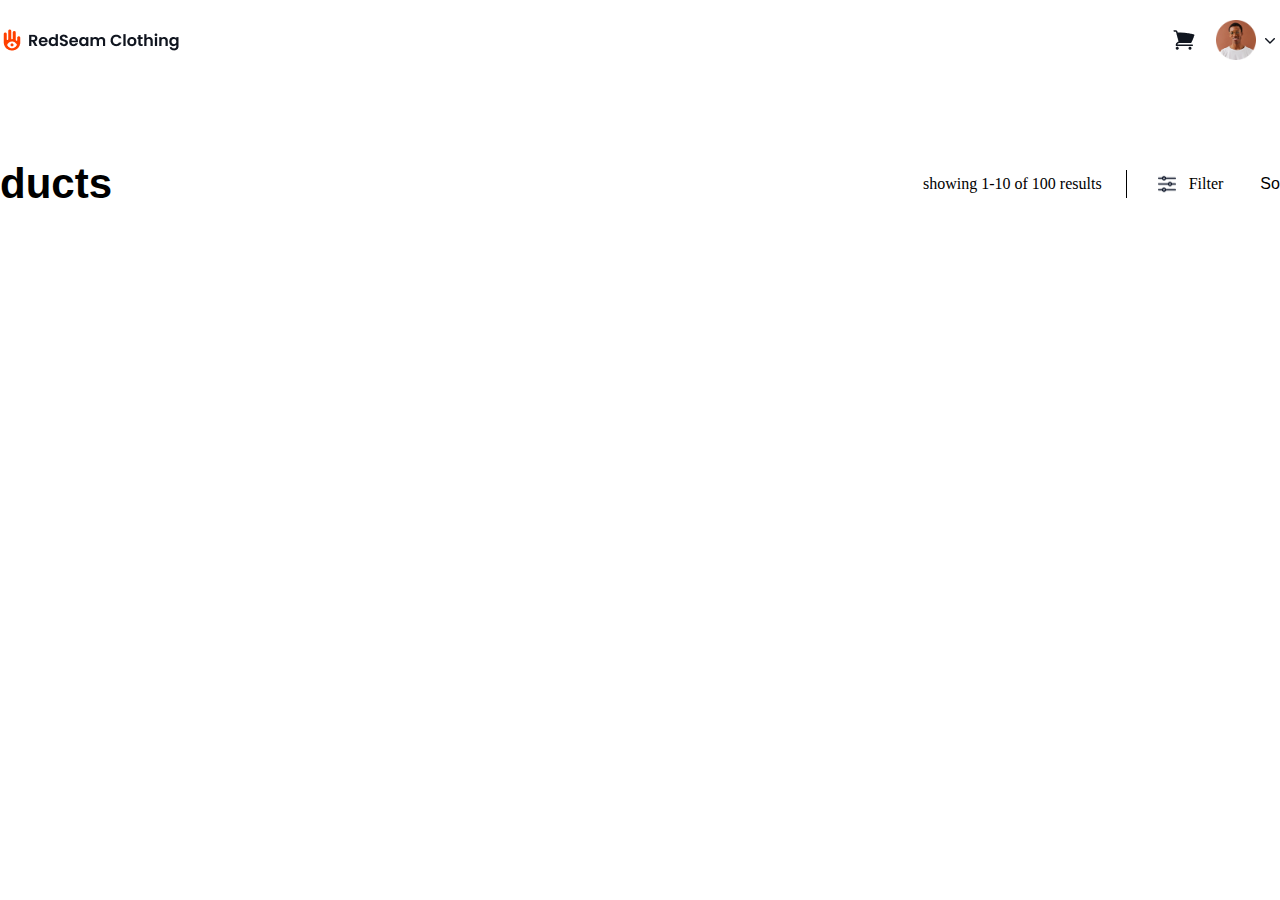
<file: Listing-Page.html>
<!DOCTYPE html>
<html lang="en">
<head>
    <meta charset="UTF-8">
    <meta name="viewport" content="width=device-width, initial-scale=1.0">
    <link rel="stylesheet" href="Listing-Page-Styles.css">
    <title>Document</title>
</head>
<body>
    <header>
        <div class="outer-header-container">
            <img src="images/Logo.png" alt="logo" class="logo-img">
            <div class="user-icon-and-shopping-cart">
                <img src="images/shopping-cart.png" alt="cart" class="cart">
                <div class="customer-icon-and-cart">
                    <img src="images/customer-image.png" alt="customer" class="customer-icon">
                    <img src="images/chevron-down.png" alt="dropdown" class="dropdown">
                </div>
            </div>
        </div>
    </header>
    <main>
        <section class="filtration-container">
            <div class="product-logo">Products</div>
            <div class="filtration-items">
                <div class="show-results-outer">
                    <div class="show-results">showing 1-10 of 100 results</div>
                </div>
                <div class="filter-sortby-container-outer">
                    <div class="filter-sortby-container">
                        <div class="filter-container">
                            <img src="images/adjustments-horizontal.png" alt="adjustments" class="adjustments">
                            <div class="filter-container-text">Filter</div>
                        </div>
                        <div class="sortby-container">
                            <div class="sortby-container-text">Sort by</div>
                            <img src="images/chevron-down.png" alt="chevron" class="chevron">
                        </div>
                    </div>
                </div>

                <div class="price-selection-container">
                    <div class="price-selection-outer">
                        <div class="select-price-container">Select Price</div>
                    </div>
                    <div class="price-range-container">
                        <form class="min-max-price-form">

                            <div class="min-max-price-container">
                                <div class="min-price-div">
                                    <input type="number" id="min-price-input" name="price_from" placeholder="From*">
                                </div>
                                <div class="max-price-div">
                                    <input type="number" id="max-price-input" name="price_to" placeholder="To*">
                                </div>
                            </div>
                            <div class="price-selection-btn-container">
                                <button type="submit" class="price-selection-btn">Apply</button>
                            </div>
                        </form>
                    </div>
                </div>

                <div class="another-filtering-options-container">
                    <div class="filter-name-text-outer">
                        <div class="filter-name-text">Sort By</div>
                    </div>
                    <form class="another-filtering-form">
                        <input type="hidden" name="sort" id="sortValue">
                        <div class="filter-options">
                            <div class="new-product-first-outer other">
                                <div class="new-product-first other2" data-value="byproduct">New products first</div>
                            </div>
                            <div class="price-low-to-high-outer other">
                                <div class="price-low-to-high other2" data-value="low-to-high">Price, low to high</div>
                            </div>
                            <div class="price-high-to-low-outer other">
                                <div class="price-high-to-low other2" data-value="high-to-low">Price, high to low</div>
                            </div>
                        </div>
                    </form>
                </div>
            </div>
        </section>
        
        <div class="filter-categories">
            <!-- <div class="min-max-price-category-container">
                <div class="price-tag">Price:100-200</div>
                <img src="images/x-mark.png" alt="x" class="delete-price-tag-btn">
            </div> -->
        </div>
        
    </main>
    <script src="Listing-Page-Filtration.js"></script>
</body>
</html>
</file>
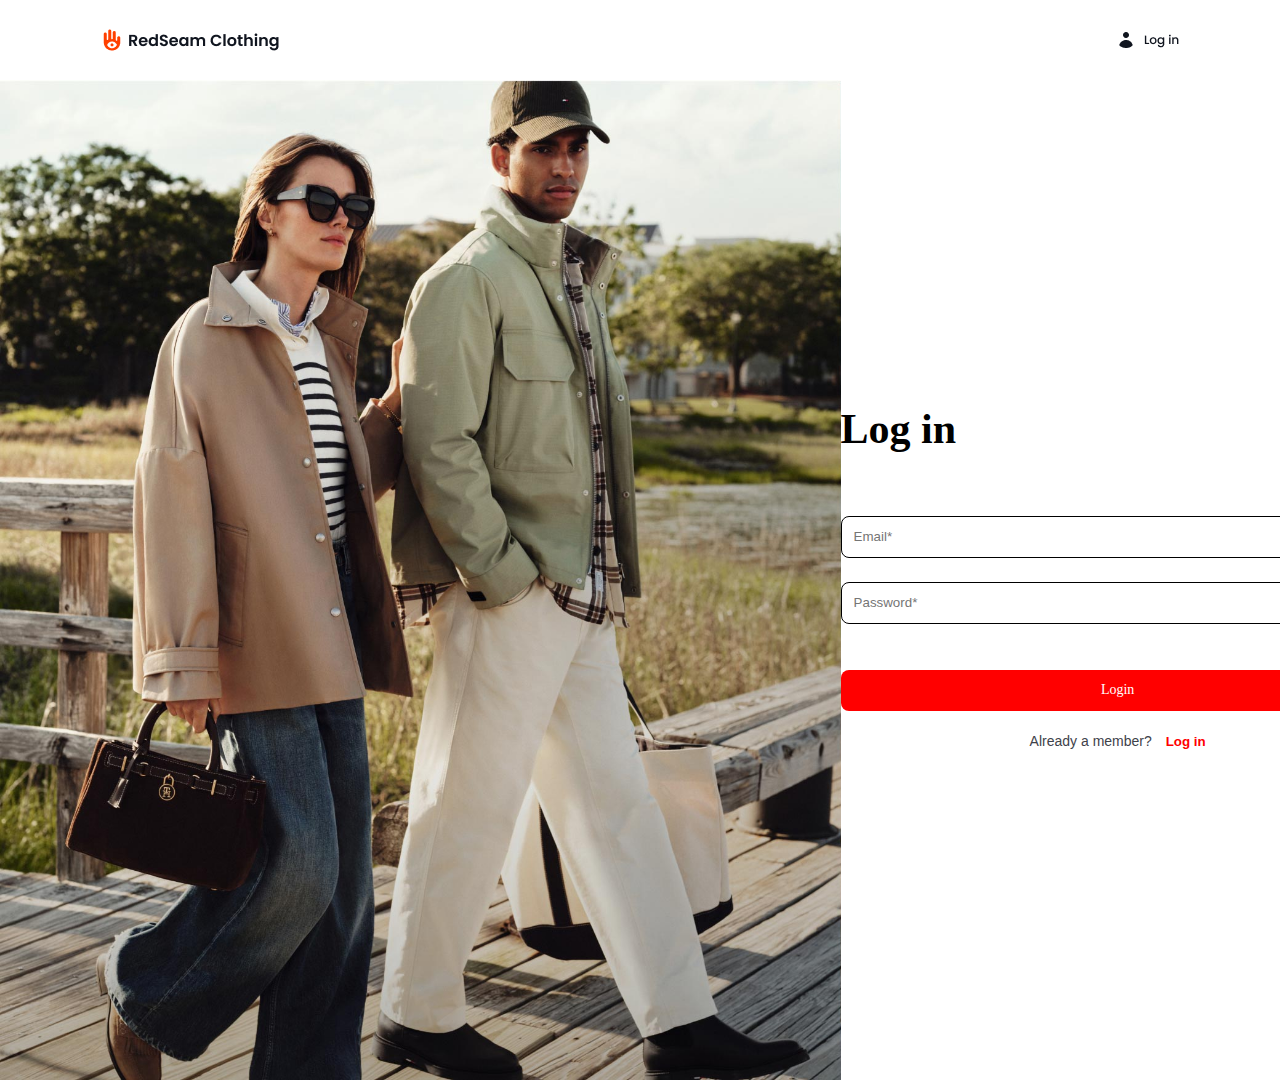
<file: login.html>
<!DOCTYPE html>
<html lang="en">
<head>
    <meta charset="UTF-8">
    <meta name="viewport" content="width=device-width, initial-scale=1.0">
    <title>Document</title>
    <link rel="stylesheet" href="login-style.css">
</head>
<body>
    <header class="header">
        <img src="registration-images/Logo.png" alt="Logo" id="logo">
        <img src="registration-images/login.png" alt="Login" id="login">
    </header>
    <main>
        <img src="registration-images/registration-page-image.png" alt="page" id="registration-page-image">
        <section id="registration-section">
            <div id="registration-container">

                <div id="registration-text">Log in</div>

                <form action="" id="registration-form">
                   <div class="email-password-container">
                        <div class="email-container">
                            <input type="text" name="email" id="emaildata" placeholder="Email*">
                        </div>
                        <div class="password-container">
                            <input type="text" name="password" id="passworddata" placeholder="Password*">
                            <img src="registration-images/eye.png" alt="eye" class="eye">
                        </div>
                   </div>
                   <div class="login-register-btns">
                        <button type="submit" class="login-btn">Login</button>
                        <div class="check-login-container">
                            <div class="check-login">
                                <div class="random-text">Already a member?</div>
                                <button class="login-button">Log in</button>
                            </div>
                        </div>
                   </div>
                </form>

            </div>
        </section>
    </main>
</body>
</html>
</file>
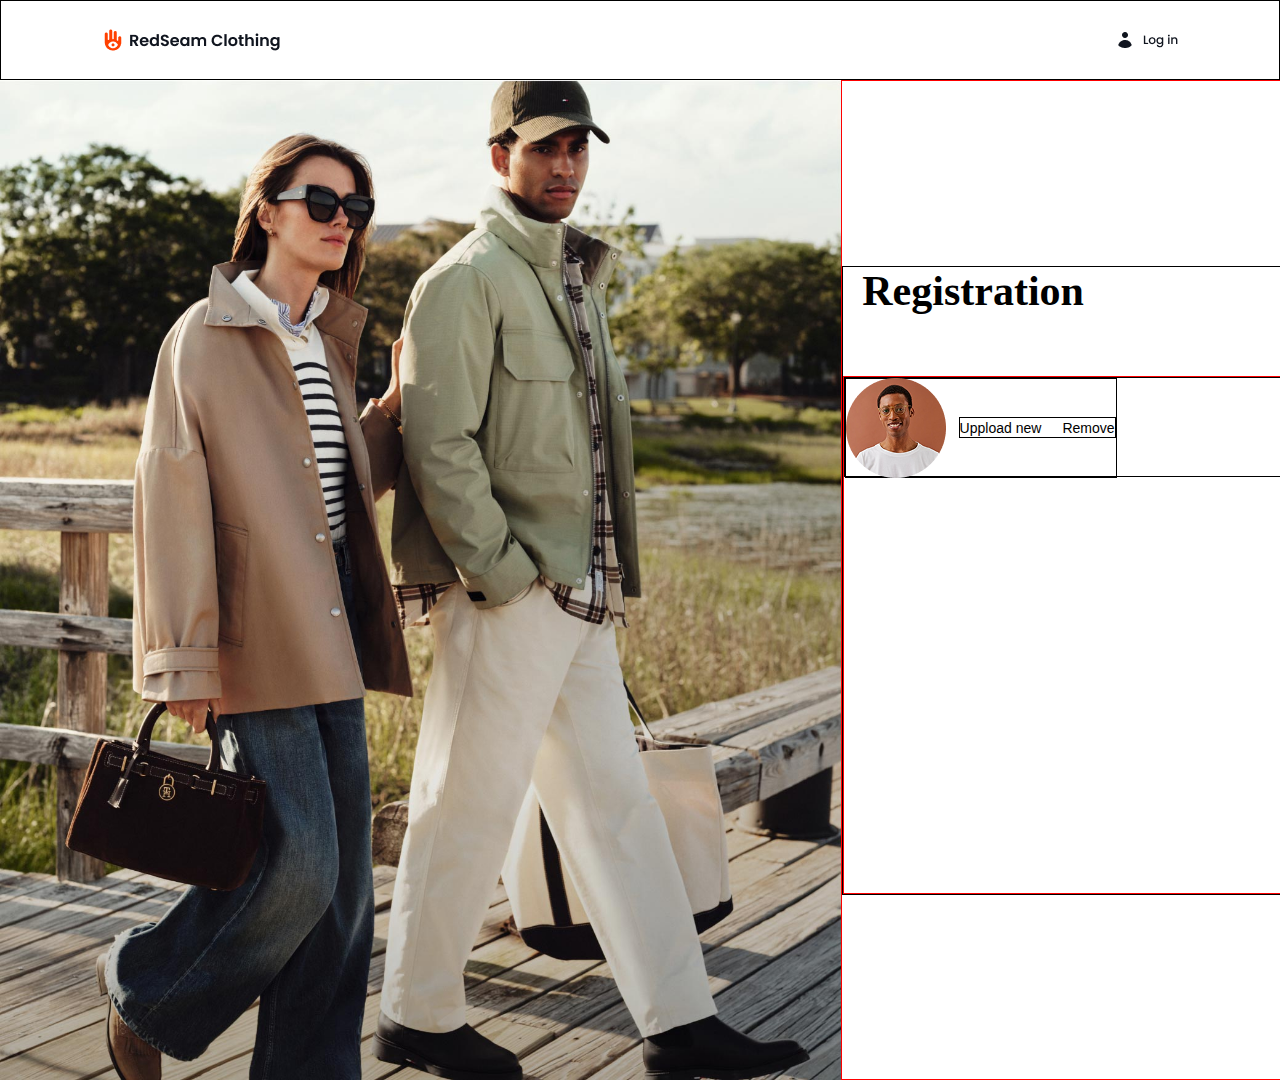
<file: registration.html>
<!DOCTYPE html>
<html lang="en">
<head>
    <meta charset="UTF-8">
    <meta name="viewport" content="width=device-width, initial-scale=1.0">
    <title>Document</title>
    <link rel="stylesheet" href="registration-style.css">
</head>
<body>
    <header class="header">
        <img src="registration-images/Logo.png" alt="Logo" id="logo">
        <img src="registration-images/login.png" alt="Login" id="login">
    </header>
    <main>
        <img src="registration-images/registration-page-image.png" alt="page" id="registration-page-image">
        <section id="registration-section">
            <div id="registration-container">
                <div id="registration-text">Registration</div>

                <form action="" id="registration-form">
                    <div class="form-image-container">
                        <div class="registration-image-upload-container">
                            <img src="registration-images/customer-image.png" alt="image" id="customer-image-circle">
                            <div class="input-forms-inside">
                                <label for="customer-image-upload" class="uppload">Uppload new</label>
                                <input type="file" name="customer-image" id="customer-image-upload">

                                <label for="customer-image-remove" class="remove">Remove</label>
                            </div>
                        </div>
                    </div>

                    <div class="form-data-container">
                        
                    </div>
                    
                </form>

            </div>
        </section>
    </main>
</body>
</html>
</file>
<file: Listing-Page-Styles.css>
*{
    margin:0;
    padding:0;
    box-sizing:border-box;
    font-family:"Open Sans", sans-serif;
    background-color: white;
}

header{
    width:100%;
    height:80px;
    display:flex;
    justify-content:center;
    align-items:center;
}

.outer-header-container{
    width:1420px;
    height:80px;
    display:flex;
    justify-content:space-between;
    align-items:center;
}

.logo-img{
    width:180px;
    height:24px;
    cursor:pointer;
}

.user-icon-and-shopping-cart{
    width:108px;
    height:40px;
    display:flex;
    align-items:center;
    justify-content:space-between;
}

.cart{
    width:24px;
    height:24px;
}

.customer-icon-and-cart{
    width:64px;
    height:40px;
    display:flex;
    align-items:center;
    justify-content:space-between;
}

.customer-icon{
    width:40px;
    height:40px;
}

.dropdown{
    width:20px;
    height:20px;
    cursor:pointer;
}

/*main*/
main{
    display:flex;
    flex-direction:column;
    justify-content:center;
    align-items:center;
}

.filtration-container{
    width:1420px;
    height:63px;
    margin-top:72px;
    display:flex;
    justify-content:space-between;
    align-items:center;
    position:relative;
}

.product-logo{
    width:190px;
    height:63px;
    font-size:42px;
    display:flex;
    justify-content:center;
    align-items:center;
    font-weight:600;
}

.filtration-items{
    width:1838px;
    display:flex;
    justify-content:flex-end;

}

.show-results-outer{
    display: flex;
    align-items: center;
    border-right: 1px solid;
    padding: 0 24px;
    margin-right:20px;
}

.show-results{
    font-size: 16px;
    font-weight: 400;
    font-family: 'Poppins';
}

.filter-sortby-container-outer{
    display: flex;
    justify-content: flex-end; 
}

.filter-sortby-container{
    display: flex;
    gap: 12px;
}

.filter-container{
    display: flex;
    align-items: center;
    gap: 6px;
    padding: 0 8px;
    cursor: pointer;
    white-space: nowrap;
    flex-shrink: 0;
}

.adjustments{
    width:24px;
    height:24px;
}

.filter-container-text{
    padding:4px;
    display:flex;
    align-items:center;
    justify-content:center;
    font-size:16px;
    font-weight:400;
    font-family:'Poppins';
}

.sortby-container{
    display: flex;
    align-items: center;
    gap: 6px;
    padding: 0 8px;
    cursor: pointer;
    white-space: nowrap;
    flex-shrink: 0;
}

.chevron{
    width:20px;
    height:20px;
}

.sortby-container-text{
    padding:5px;
    min-width:56px;
    min-height:24px;
    display:flex;
    align-items:center;
    justify-content:center;
    font-size:16px;
    font-weight:400;
}

.price-selection-container{
    width:392px;
    height:169px;
    border:1px solid;
    position:absolute;
    top:53px;
    right:96px;
    border-radius:8px;
    display:flex;
    flex-direction:column;
    justify-content:center;
    align-items:center;
    gap:20px;
    visibility:hidden;
}

.price-selection-outer{
    width:360px;
    height:24px;
    display:flex;
    justify-content:flex-start;
}
.select-price-container{
    width:95px;
    height:24px;
    font-size:16px;
    font-weight:600;
}

.price-range-container{
    width:360px;
    height:93px;
    display:flex;
    flex-direction:column;
}

.min-max-price-form{
    width:360px;
    height:93px;
    display:flex;
    flex-direction:column;
    justify-content:space-between;
}

.min-max-price-container{
    width:360px;
    height:42px;
    display:flex;
    justify-content:space-between;
}

.min-price-div, .max-price-div{
    width:175px;
    height:42px;
    border:1px solid;
    border-radius:8px;
    display:flex;
    align-items:center;
}

#min-price-input,#max-price-input{
    border:none;
    outline:none;
    font-size:14px;
    font-weight:400;
    margin-left:4px;
    width:100px;
    margin-left:8px;
}

.price-selection-btn-container{
    width:360px;
    height:42px;
    display:flex;
    justify-content:flex-end;
    
}

.price-selection-btn{
    width:124px;
    height:41px;
    display:flex;
    justify-content:center;
    align-items:center;
    border-radius:10px;
    color:white;
    background-color:red;
    border:none;
    cursor:pointer;
}

.another-filtering-options-container{
    width:223px;
    height:184px;
    border:1px solid;
    position:absolute;
    top:53px;
    right:0px;
    border-radius:8px;
    display:flex;
    flex-direction:column;
    align-items:center;
    justify-content:space-around;
    visibility:hidden;
}

.filter-name-text-outer{
    width:100%;
    height:24px;
    display:flex;
    align-items:center;
    justify-content:center;
}

.filter-name-text{
    width:191px;
    height:24px;
    display:flex;
    align-items:center;
    font-weight:600;
    font-family:"Poppins";
}

.filter-options{
    width:100%;
    height:120px;
    display:flex;
    flex-direction:column;
}

.other{
    width:100%;
    height:40px;
    display:flex;
    align-items:center;
    justify-content:center;
}

.other2{
    width:191px;
    height:24px;
    font-size:16px;
    display:flex;
    align-items:center;
    font-size:"Poppins";
    cursor:pointer;
}

.filter-categories{
    width:1420px;
}

.min-max-price-category-container{
    width:141px;
    height:37px;
    border:1px solid;
    border-radius:50px;
    display:flex;
    align-items:center;
    justify-content:center;
}

.price-tag{
    width:97px;
    height:21px;
    font-size:14px;
    font-weight:400;
    font-family:"Poppins";
    display:flex;
    align-items:center;
    justify-content:center;
}
.delete-price-tag-btn{
    width:14px;
    height:14px;
    margin-left:6px;
    cursor:pointer;
}

.price-selection-container {
  visibility: hidden;
}
.price-selection-container.active {
  visibility: visible;
}


/*products-display*/
.products-display{
    width:1420px;
    height:1714px;
    margin-top:32px;
    display:grid;
    grid-template-columns:1fr 1fr 1fr 1fr;
    grid-template-rows:539px 539px 539px 539px;
    grid-gap:48px 24px;
}

.product-container{
    height:539px;
    border:1px solid;
    display:flex;
    flex-direction:column;
    justify-content:space-between;
    cursor:pointer;
}

.fetched-product-img{
    width:100%;
    height:474px;
    border-radius:10px;
}

.product-details-container{
    width:100%;
    height:53px;
    display:flex;
    flex-direction:column;
    justify-content:space-between;
}

.product-title-container{
    width: 100%;
    height:27px;
    font-size:14px;
    font-weight:500;
    font-family:"Poppins";
    display:flex;
    align-items:center;
}

.product-price-container{
    width:100%;
    height:27px;
    font-size:14px;
    font-weight:500;
    font-family:"Poppins";
    display:flex;
    align-items:center;
}

/*pagination*/
.pagination-section{
    width:1420px;
    height:32px;
    margin-top:90px;
    margin-bottom:216px;
    display:flex;
    align-items:center;
    justify-content:center;
}

.pagination-container{
    width:248px;
    height:32px;
    display:flex;
    align-items:center;
    justify-content:space-between;
}

.pagination-pages{
    height:32px;
    display:flex;
    align-items:center;
    justify-content:space-between;
}

.page{
    /* width:32px;
    height:32px; */
    margin:0 10px;
    padding:6px 12px;
    border-radius:4px;
    border:1px solid;
    cursor:pointer;
    display:flex;
    align-items:center;
    justify-content:center;
    font-size:16px;
    font-family:"Poppins";
    color:#212B36;
}

.chevron-left{
    width:20px;
    height:20px;
    cursor:pointer;
}

.chevron-right{
    width:20px;
    height:20px;
    cursor:pointer;
}

.pagination-clicked{
    border:1px solid #FF4000;
    color:#FF4000;
}


/*cart*/
.cart-overlay {
    position: fixed;
    top: 0;
    left: 0;
    width: 100%;
    height: 100%;
    background: rgba(0,0,0,0.5);
    display: none;
    z-index: 998;
}

.cart-sidebar {
    position: fixed;
    top: 0;
    right: -400px;
    width: 400px;
    height: 100%;
    background: #fff;
    box-shadow: -2px 0 8px rgba(0,0,0,0.2);
    transition: right 0.3s ease;
    z-index: 999;
    display: flex;
    flex-direction: column;
    padding: 20px;
}

.cart-sidebar.open { 
    right: 0; 
}

.cart-header {
    display: flex;
    justify-content: space-between;
    align-items: center;
    margin-bottom: 20px;
}

.close-cart {
    font-size: 24px;
    border: none;
    background: none;
    cursor: pointer;
}

.cart-items{ 
    flex:1; 
    overflow-y:auto; 
    display:flex; 
    flex-direction:column; 
    gap:20px;
}

.cart-item{ 
    display:flex; 
    gap:10px; 
    align-items:flex-start; 
    border-bottom:1px solid #eee; 
    padding-bottom:10px;
}

.cart-item-img{ 
    width:60px; 
    height:60px; 
    border-radius:6px; 
    object-fit:cover;
}

.cart-item-info{ 
    flex:1; 
    display:flex; 
    flex-direction:column; 
    gap:4px; 
}

.cart-item-title{ 
    font-size:14px; 
    font-weight:600; 
}

.cart-item-color, .cart-item-size{ 
    font-size:12px; 
    color:#777; 
}

.cart-item-qty { 
    display:flex; 
    align-items:center; 
    gap:6px; 
    margin-top:4px; 
}

.cart-item-qty input {
    width: 40px;
    text-align: center;
    border: 1px solid #ccc;
    border-radius: 4px;
    padding:4px;
}

input[type=number]::-webkit-outer-spin-button,
input[type=number]::-webkit-inner-spin-button {
  -webkit-appearance: none;
  margin: 0;
}

.qty-btn {
    border: 1px solid #ccc;
    background: none;
    width: 24px;
    height: 24px;
    cursor: pointer;
    border-radius: 4px;
}

.cart-item-price{ 
    font-size:14px; 
    font-weight:600; 
    margin-left:10px; 
}

.remove-btn {
    background: none;
    border: none;
    color: #777;
    cursor: pointer;
    font-size: 12px;
    margin-left: auto;
}

.cart-summary{ 
    border-top:1px solid #eee; 
    padding-top: 15px; 
    margin-top: 15px; 
    display: flex; 
    flex-direction: column; 
    gap: 8px;
}
.cart-summary-row{ 
    display: flex; 
    justify-content: space-between; 
    font-size: 14px;
}

.cart-summary-row.total{ 
    font-weight: bold; 
    font-size: 16px; 
}

.checkout-btn {
    margin-top: 20px;
    width: 100%;
    padding: 14px;
    background: #ff3c00;
    color: white;
    font-size: 16px;
    border: none;
    border-radius: 8px;
    cursor: pointer;
}
</file>
<file: login-style.css>
*{
    margin:0;
    padding:0;
    box-sizing:border-box;
    font-family:"Open Sans", sans-serif;
    background-color: white;
}

/*header*/
.header{
    width:100%;
    height:80px;
    display:flex;
    justify-content:space-between;
    align-items:center;
}

#logo{
    width:180px;
    height:24px;
    margin-left:100px;
    cursor:pointer;
}

#login{
    width:64px;
    height:20px;
    margin-right:100px;
    cursor:pointer;
}

/*main*/
main{
    width:100%;
    height:1000px;
    display:flex;
}
#registration-page-image{
    width:948px;
    height:1000px;
}

#registration-section{
    width:972px;
    height:1000px;
    display:flex;
    align-items:center;
    justify-content:center;
}

#registration-container{
    width:554px;
    height:351px;
    display:flex;
    
    flex-direction:column;
    justify-content:space-between;
}

#registration-text{
    width:100%px;
    height:63px;
    font-size:42px;
    font-family:"Poppins";
    font-weight:600;
    display:flex;
    justify-content:flex-start;
}

#registration-form{
    width:554px;
    height:240px;
    display:flex;
    flex-direction:column;
    justify-content:space-between;
}

.email-password-container{
    width:554px;
    height:108px;
    display:flex;
    justify-content:space-between;
    flex-direction:column;
}

.login-register-btns{
    width:554px;
    height:86px; 
}

.email-container{
    width:554px;
    height:42px;
    border:1px solid;
    border-radius:8px;
    display:flex;
    align-items:center;
}

.password-container{
    width:554px;
    height:42px;
    border:1px solid;
    border-radius:8px;
    display:flex;
    align-items:center;
    justify-content:space-between;
}

#emaildata{
    margin-left:12px;
    border:none;
    outline:none;
}

#passworddata{
    margin-left:12px;
    border:none;
    outline:none;
}

.eye{
    width:20px;
    height:20px;
    margin-right:12px;
    cursor:pointer;
}

.login-btn{
    width:554px;
    height:41px;
    background-color:red;
    color:white;
    display:flex;
    justify-content:center;
    align-items:center;
    border-radius:8px;
    font-size:14px;
    font-family: "Poppins";
    border:none;
    cursor:pointer;
}

.check-login-container{
    width:554px;
    height:41px;
    display:flex;
    justify-content:center;
    align-items: end;
}

.check-login{
    width:176px;
    height:21px;
    display:flex;
    align-items:center;
    justify-content:space-between;
}

.random-text{
    font-size:14px;
    color:#3E424A;
}

.login-button{
    border:none;
    color:red;
    font-weight:700;
    cursor:pointer;
}
</file>
<file: registration-style.css>
*{
    margin:0;
    padding:0;
    box-sizing:border-box;
    font-family:"Open Sans", sans-serif;
}

/*header*/
.header{
    width:100%;
    height:80px;
    border:1px solid;
    display:flex;
    justify-content:space-between;
    align-items:center;
}

#logo{
    width:180px;
    height:24px;
    margin-left:100px;
    cursor:pointer;
}

#login{
    width:64px;
    height:20px;
    margin-right:100px;
    cursor:pointer;
}

/*main*/
main{
    width:100%;
    height:1000px;
    display:flex;
}
#registration-page-image{
    width:948px;
    height:1000px;
}

#registration-section{
    width:972px;
    height:1000px;
    border:1px solid red;
    display:flex;
    align-items:center;
    justify-content:center;
}

#registration-container{
    width:554px;
    height:629px;
    border:1px solid;
    display:flex;
    flex-direction:column;
    justify-content:space-between;
}

#registration-text{
    width:261px;
    height:63px;
    font-size:42px;
    font-family:"Poppins";
    font-weight:600;
    display:flex;
    justify-content:center;
}

#registration-form{
    width:554px;
    height:518px;
    border:1px solid red;
}

.form-image-container{
    width:100%;
    height:100px;
    border:1px solid;
    display:flex;
    justify-content:flex-start;
}

.registration-image-upload-container{
    width:272px;
    height:100px;
    border:1px solid;
    display:flex;
    justify-content:space-between;
    align-items:center;
}

#customer-image-circle{
    width:100px;
    height:100px;
}

.input-forms-inside{
    width:157px;
    height:21px;
    display:flex;
    justify-content:space-between;
    align-items:center;
    border:1px solid;
}

.uppload{
    font-weight:400px;
    font-size:14px;
}

.remove{
    font-weight:400px;
    font-size:14px;
}

input[type="file"]{
    display:none;
}

/****/
</file>
